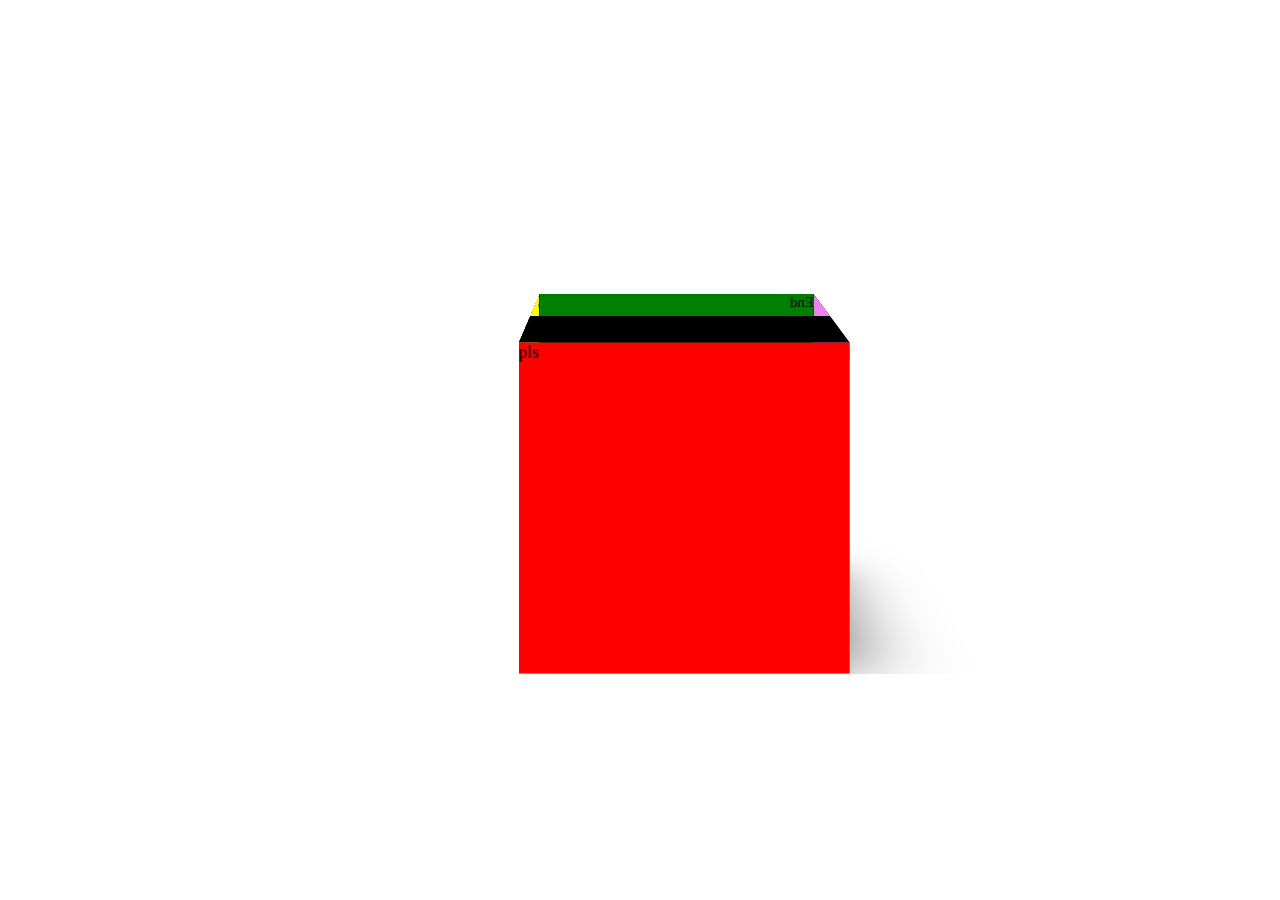
<file: index.html>
<!DOCTYPE html>
<html lang="en">
<head>
    <meta charset="UTF-8">
    <meta name="viewport" content="width=device-width, initial-scale=1.0">
    <title>Document</title>
    
    <link rel="stylesheet" href="style.css">
</head>
<body>
    <div class="stage">
        <div class="cube">
          <figure class="back">End</figure>
          <figure class="top"></figure>
          <figure class="bottom"></figure>
          <figure class="left">i beg</figure>
          <figure class="right">now</figure>
          <figure class="front">pls</figure>
        </div>
      </div>
</body>
</html>
</file>
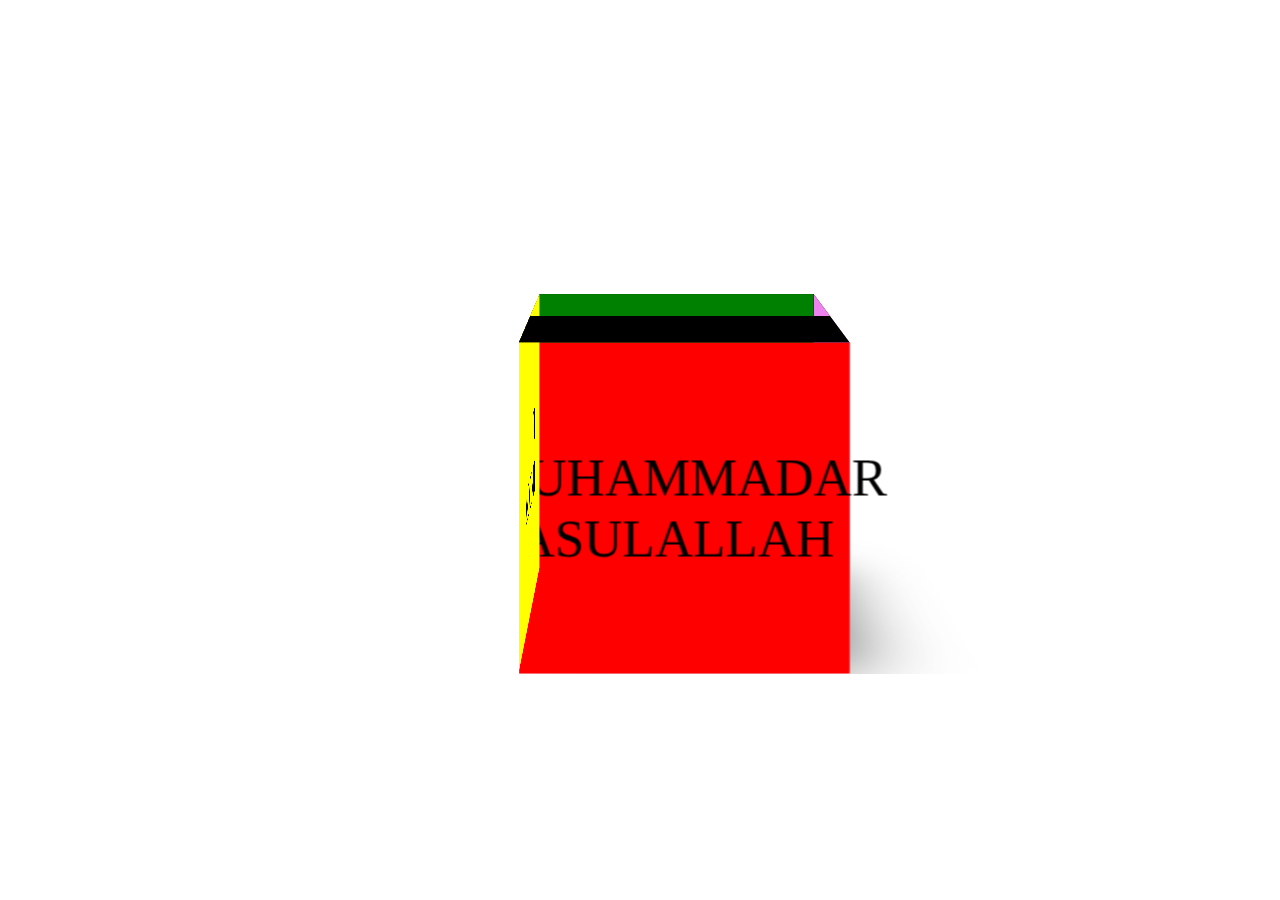
<file: cube/index.html>
<!DOCTYPE html>
<html lang="en">
<head>
    <meta charset="UTF-8">
    <meta name="viewport" content="width=device-width, initial-scale=1.0">
    <title>Document</title>
    
    <link rel="stylesheet" href="style.css">
</head>
<body>
    <div class="stage">
        <div class="cube">
          <figure class="back"><span>Sufy ❤️❤️❤️❤️</span></figure>
          <figure class="top"></figure>
          <figure class="bottom"></figure>
          <figure class="left"><span>f india</span></figure>
          <figure class="right"><span>la ilaha ilAllah</span></figure>
          <figure class="front"><span>Muhammadar rasulAllah</span></figure>
        </div>
      </div>
</body>
</html>
</file>
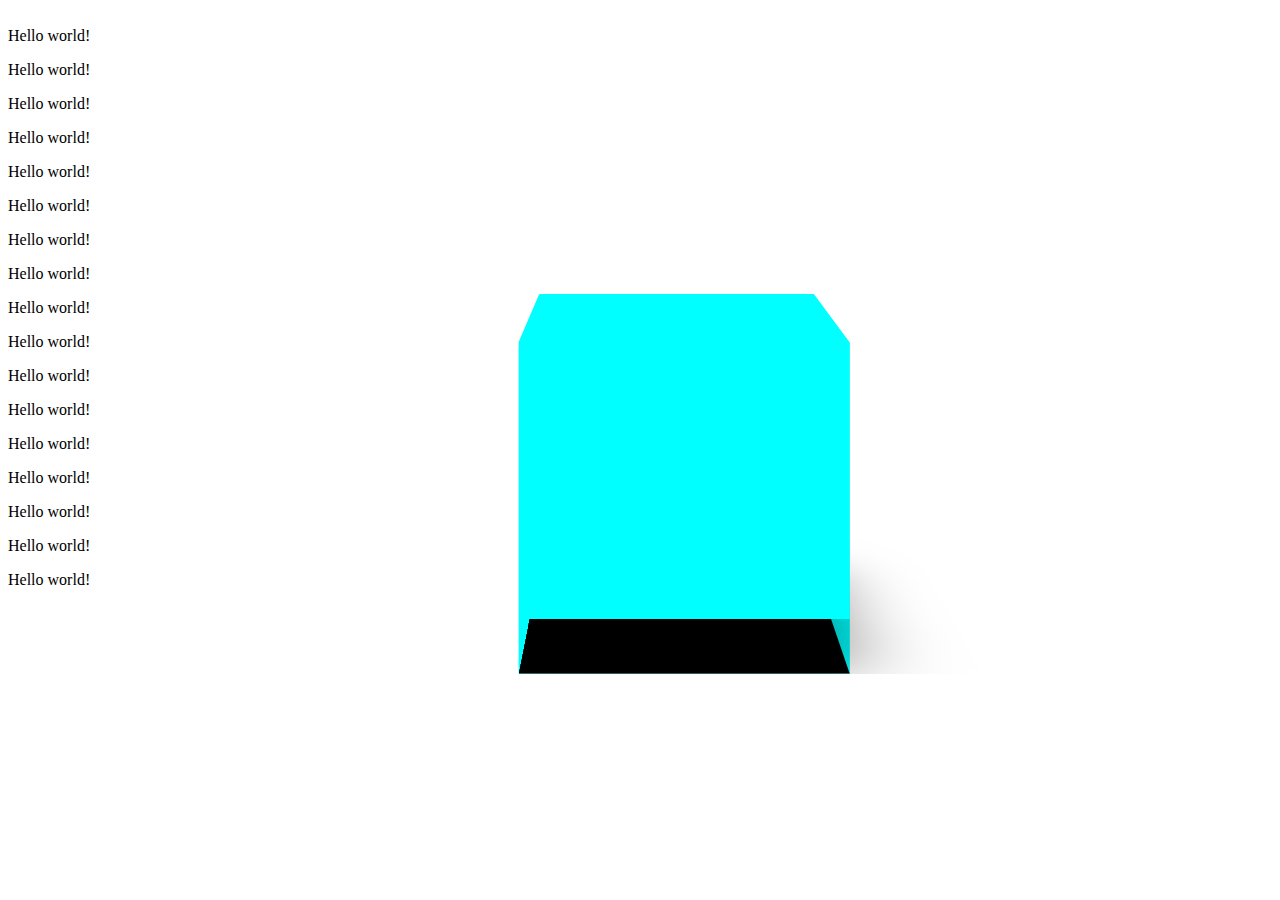
<file: hover cube/index.html>
<!DOCTYPE html>
<html lang="en">
<head>
    <meta charset="UTF-8">
    <meta name="viewport" content="width=device-width, initial-scale=1.0">
    <title>Document</title>
    <link rel="stylesheet" href="style.css">
    <script rel="javascript" src="script.js"></script>
</head>
<body>

    <div class="progress"></div>
    <div class="container">
        <div class="stage">
            <div class="cube">
                <figure class="back"></figure>
                <figure class="front"></figure>
                <figure class="left"></figure>
                <figure class="right"></figure>
                <figure class="bottom"></figure>
                <figure class="top"></figure>
            </div>
        </div>
    </div>
    <p>Hello world!</p>
    <p>Hello world!</p>
    <p>Hello world!</p>
    <p>Hello world!</p>
    <p>Hello world!</p>
    <p>Hello world!</p>
    <p>Hello world!</p>
    <p>Hello world!</p>
    <p>Hello world!</p>
    <p>Hello world!</p>
    <p>Hello world!</p>
    <p>Hello world!</p>
    <p>Hello world!</p>
    <p>Hello world!</p>
    <p>Hello world!</p>
    <p>Hello world!</p>
    <p>Hello world!</p>
</body>
</html>
</file>
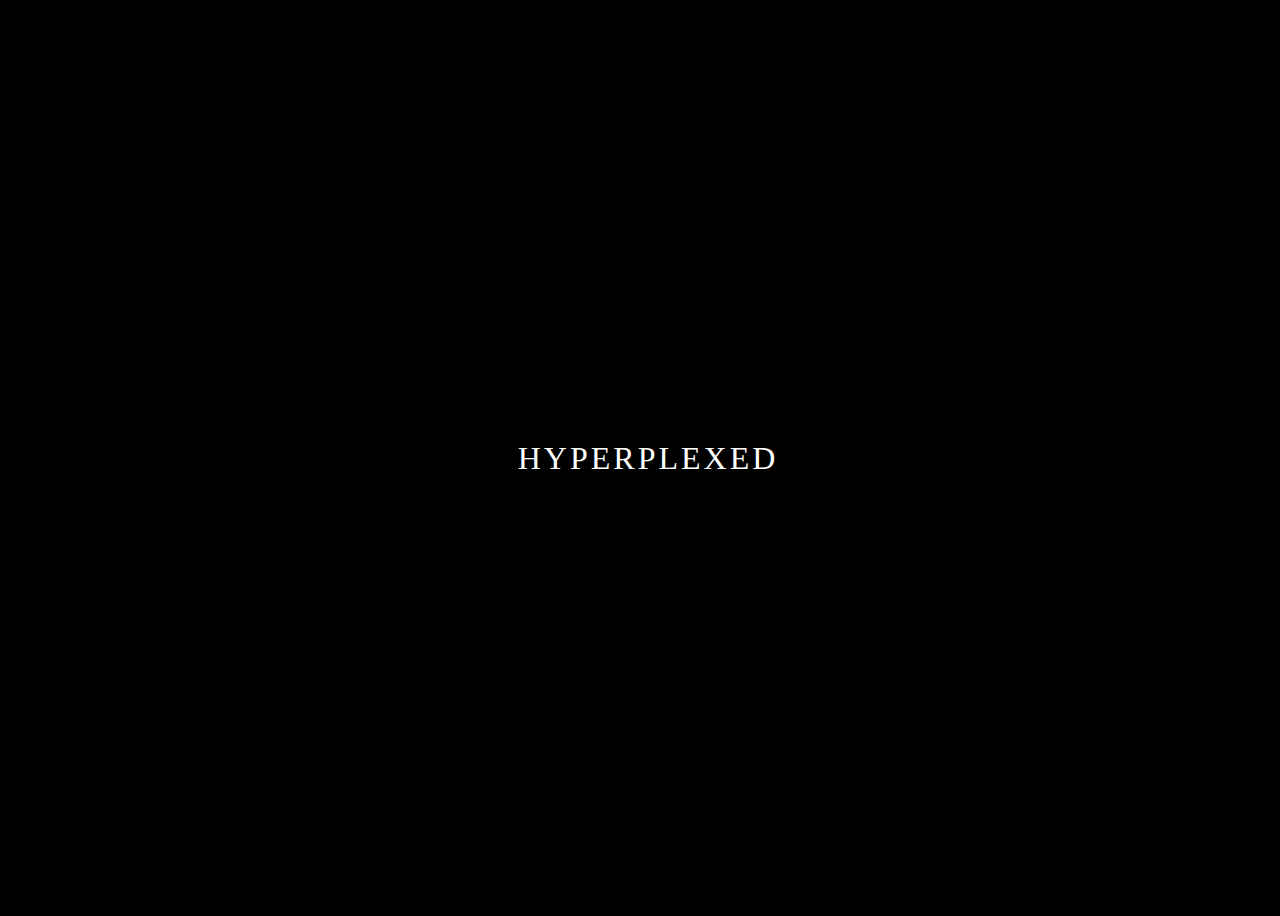
<file: Letters/index.html>
<!DOCTYPE html>
<html lang="en">
  <head>
    <meta charset="UTF-8" />
    <meta name="viewport" content="width=device-width, initial-scale=1.0" />
    <link rel="stylesheet" href="style.css" />
    <script defer src="script.js" rel="script"></script>
    <title>hacker font</title>
  </head>
  <body>
    <div class="message" data-message="HYPERPLEXED">HYPERPLEXED</div>
  </body>
</html>
</file>
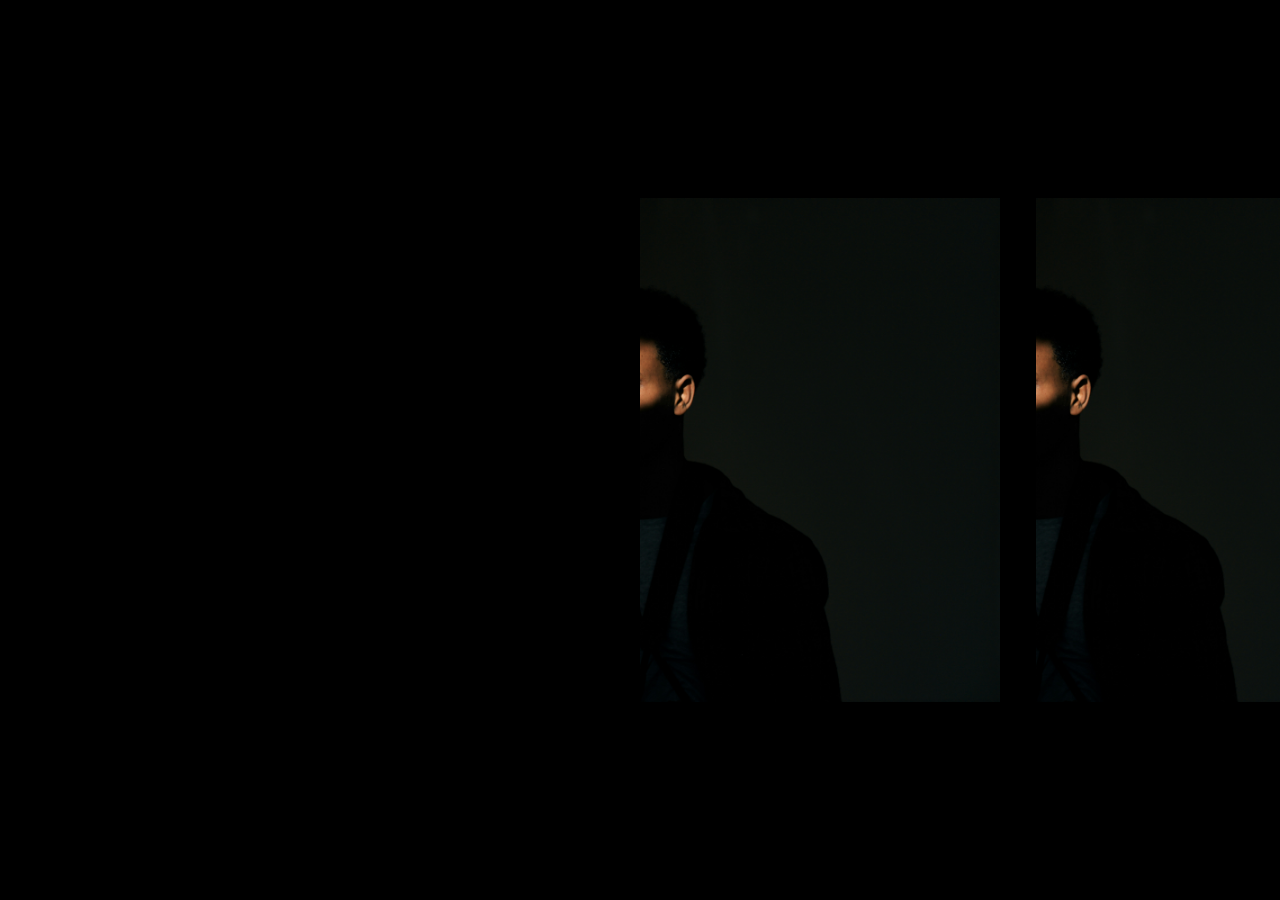
<file: pagination/index.html>
<!DOCTYPE html>
<html lang="en">
  <head>
    <meta charset="UTF-8" />
    <meta name="viewport" content="width=device-width, initial-scale=1.0" />
    <link rel="stylesheet" href="styles.css" />
    <title>Track</title>
    <script defer src="script.js"></script>
  </head>
  <body>
    <div id="image-track" data-mouse-down-at="0" data-prev-percentage="0">
      <img class="image" src="some dude.jpg" alt="neom" draggable="false" />
      <img class="image" src="some dude.jpg" alt="neom" draggable="false" />
      <img class="image" src="some dude.jpg" alt="neom" draggable="false" />
      <img class="image" src="some dude.jpg" alt="neom" draggable="false" />
      <img class="image" src="some dude.jpg" alt="neom" draggable="false" />
      <img class="image" src="some dude.jpg" alt="neom" draggable="false" />
      <img class="image" src="some dude.jpg" alt="neom" draggable="false" />
      <img class="image" src="some dude.jpg" alt="neom" draggable="false" />
      <img class="image" src="some dude.jpg" alt="neom" draggable="false" />
      <img class="image" src="some dude.jpg" alt="neom" draggable="false" />
    </div>
  </body>
</html>
</file>
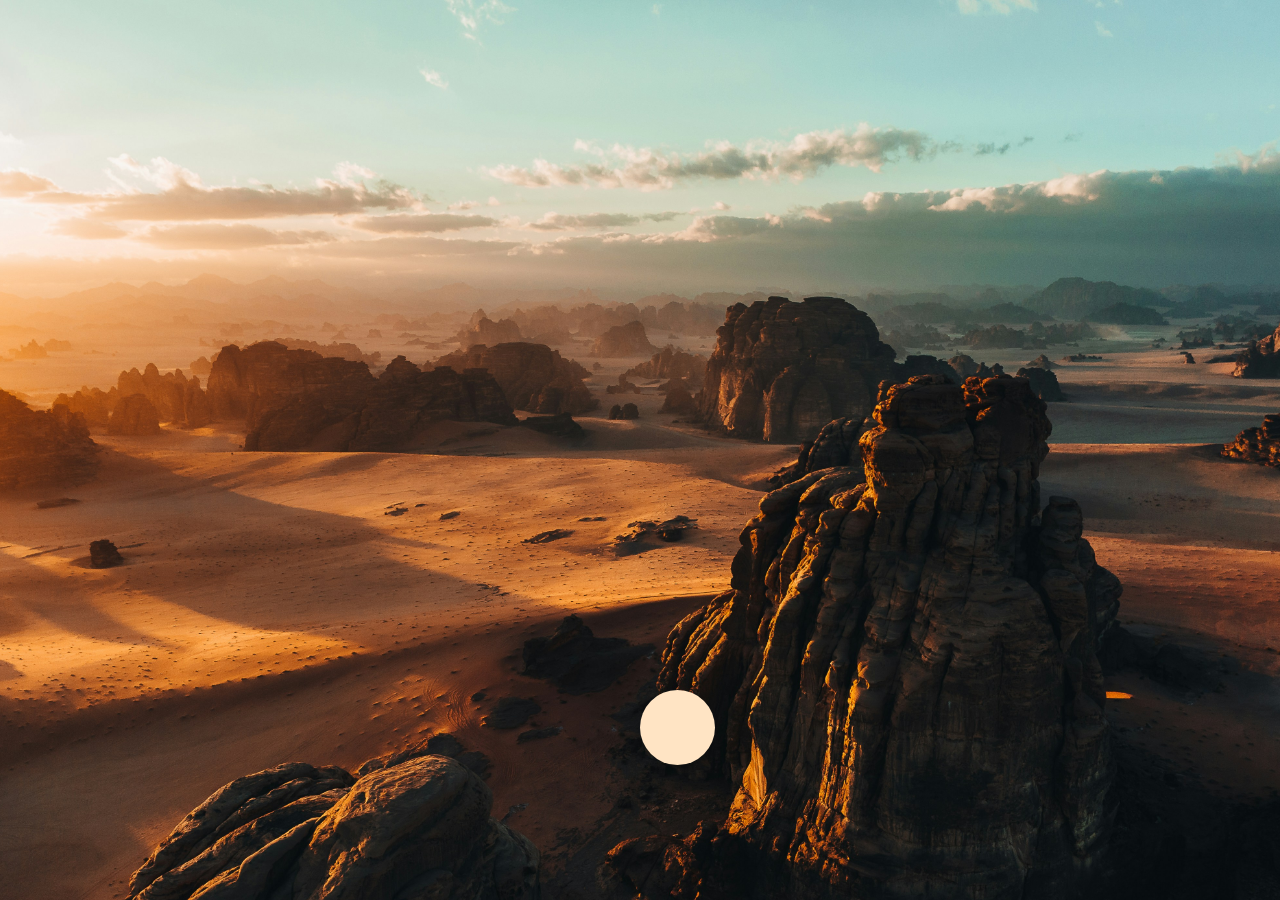
<file: popup/index.html>
<!DOCTYPE html>
<html lang="en">
  <head>
    <meta charset="UTF-8" />
    <meta name="viewport" content="width=device-width, initial-scale=1.0" />
    <link rel="preconnect" href="https://fonts.googleapis.com" />
    <link rel="preconnect" href="https://fonts.gstatic.com" crossorigin />
    <link
      href="https://fonts.googleapis.com/css2?family=Roboto:ital,wght@0,100;0,300;0,400;0,500;0,700;0,900;1,100;1,300;1,400;1,500;1,700;1,900&display=swap"
      rel="stylesheet"
    />
    <link rel="stylesheet" href="styles.css" />
    <title>Popup</title>
    <script defer src="script.js"></script>
  </head>
  <body>
    <div class="image-container">
      <img src="mountains.jpg" class="image-neom" alt="neom" />
      <div class="menu-container">
        <div class="btn-menu">
          <svg
            xmlns="http://www.w3.org/2000/svg"
            fill="none"
            viewBox="0 0 24 24"
            stroke-width="1.5"
            stroke="currentColor"
            class="burger"
          >
            <path
              stroke-linecap="round"
              stroke-linejoin="round"
              d="M3.75 6.75h16.5M3.75 12h16.5m-16.5 5.25h16.5"
            />
          </svg>
          <svg
            xmlns="http://www.w3.org/2000/svg"
            fill="none"
            viewBox="0 0 24 24"
            stroke-width="1.5"
            stroke="currentColor"
            class="X"
          >
            <path
              stroke-linecap="round"
              stroke-linejoin="round"
              d="M6 18 18 6M6 6l12 12"
            />
          </svg>
        </div>
        <span class="letter letter-1">m</span>
        <span class="letter letter-2">e</span>
        <span class="letter letter-3">n</span>
        <span class="letter letter-4">u</span>
      </div>
    </div>
    <div class="feature-container">
      <div class="feature">
        <p>Find yourself in the sand</p>
        <img src="campfire.jpg" alt="campfire" class="feature-image" />
      </div>
      <div class="feature">
        <p>Touch the sky</p>
        <img src="mountains.jpg" alt="mountains" class="feature-image" />
      </div>
      <div class="feature">
        <p>Heaven on Earth</p>
        <img src="ocean.jpg" alt="ocean" class="feature-image" />
      </div>
      <div class="feature">
        <p>Get in touch with your wild side</p>
        <img src="wildlife.jpg" alt="wildlife" class="feature-image" />
      </div>
    </div>
  </body>
</html>
</file>
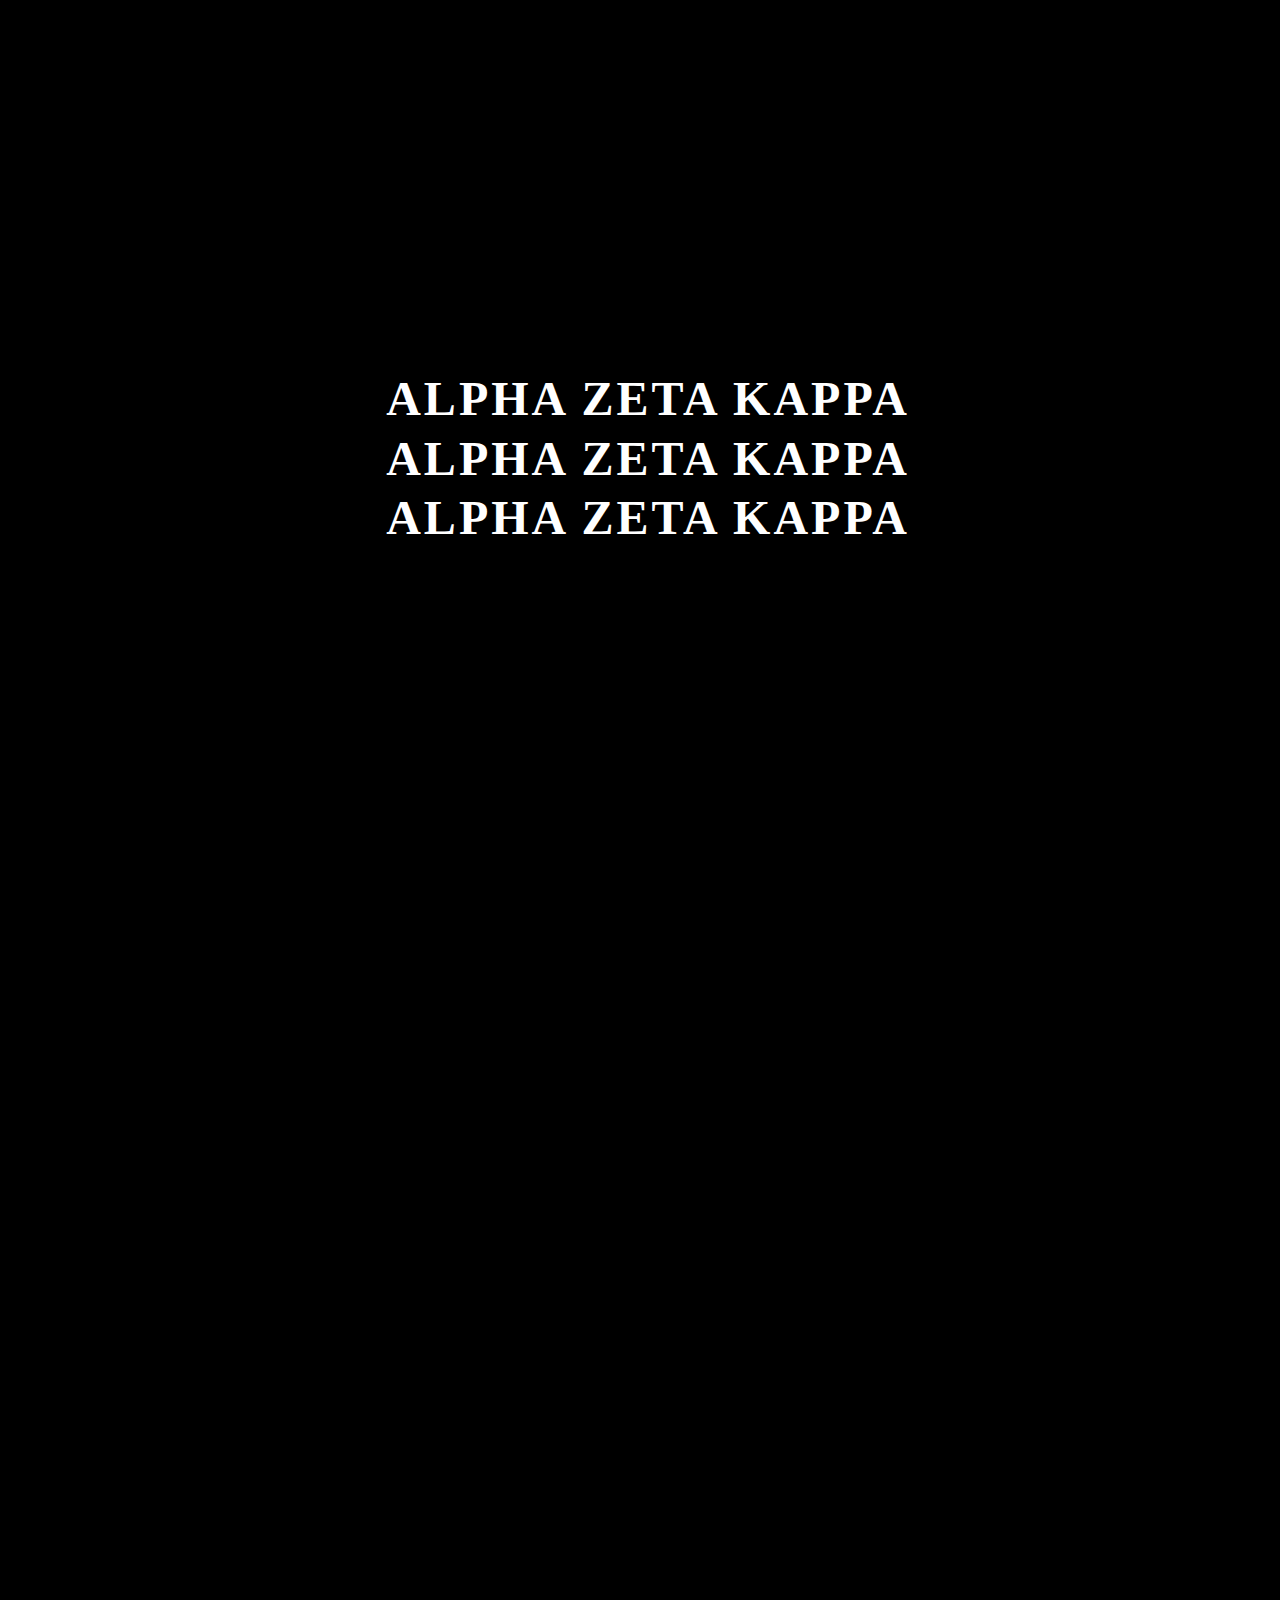
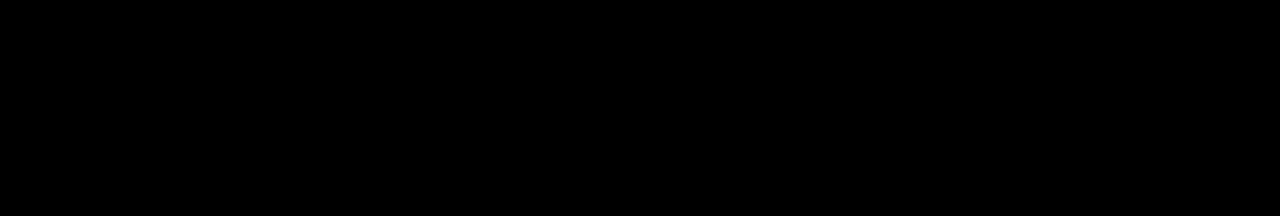
<file: scrollWords/index.html>
<!DOCTYPE html>
<html lang="en">
  <head>
    <meta charset="UTF-8" />
    <meta name="viewport" content="width=device-width, initial-scale=1.0" />
    <link rel="stylesheet" href="style.css" />
    <script defer src="script.js" rel="script"></script>
    <title>scroll Words</title>
  </head>
  <body class="body">
    <div class="wrapper">
      <div class="container">
        <h2 id="1">Alpha Zeta Kappa</h2>
        <h2 id="2">Alpha Zeta Kappa</h2>
        <h2 id="3">Alpha Zeta Kappa</h2>
      </div>
    </div>
  </body>
</html>
</file>
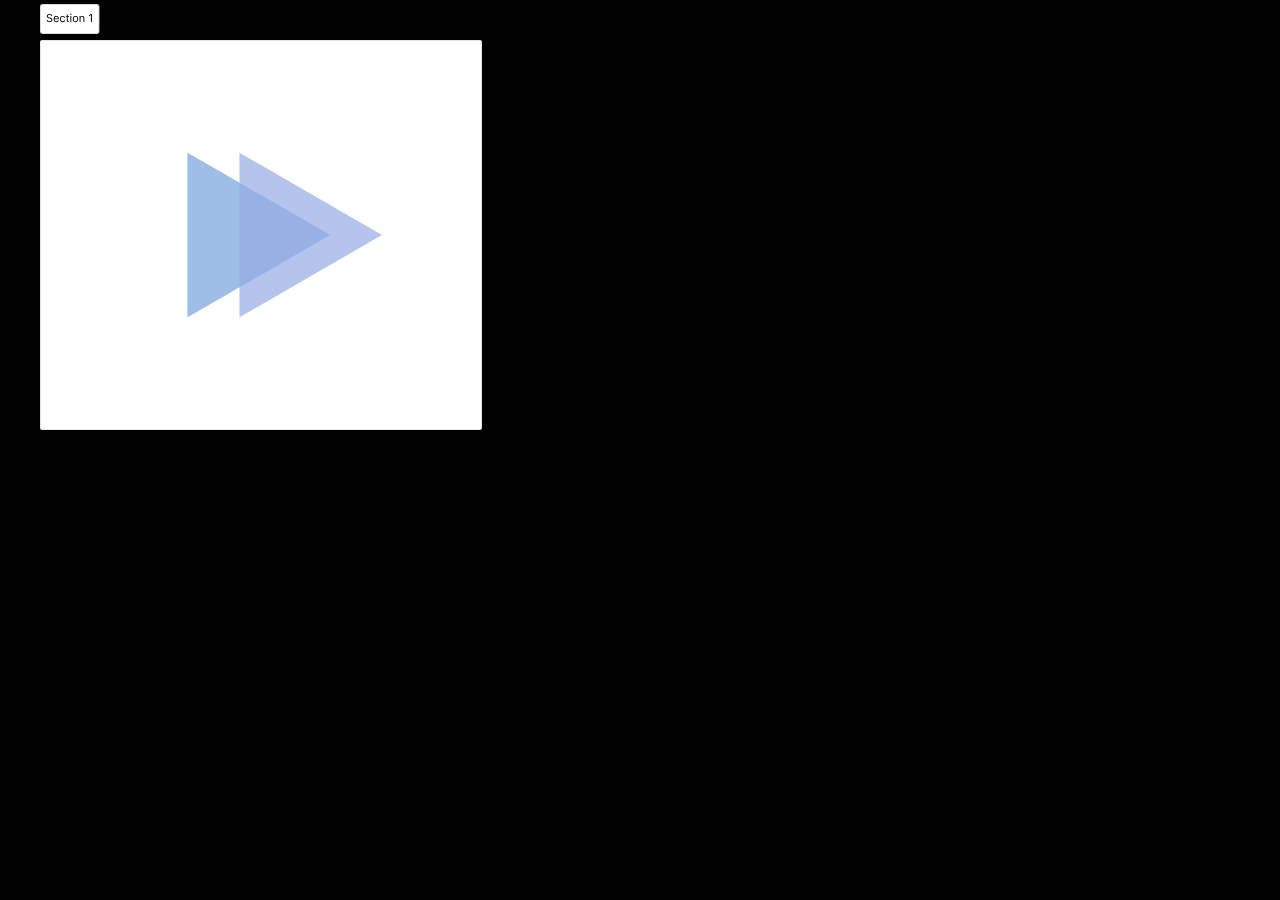
<file: svg animation/index.html>
<!DOCTYPE html>
<html lang="en">
  <head>
    <meta charset="UTF-8" />
    <meta name="viewport" content="width=device-width, initial-scale=1.0" />
    <link rel="preconnect" href="https://fonts.googleapis.com" />
    <link rel="preconnect" href="https://fonts.gstatic.com" crossorigin />
    <link
      href="https://fonts.googleapis.com/css2?family=Roboto:ital,wght@0,100;0,300;0,400;0,500;0,700;0,900;1,100;1,300;1,400;1,500;1,700;1,900&display=swap"
      rel="stylesheet"
    />
    <link rel="stylesheet" href="styles.css" />
    <title>Popup</title>
    <script defer src="script.js"></script>
  </head>
  <body>
    <svg
      width="522"
      height="470"
      viewBox="0 0 522 470"
      fill="none"
      xmlns="http://www.w3.org/2000/svg"
    >
      <path
        d="M40 42C40 40.8954 40.8954 40 42 40H480C481.105 40 482 40.8954 482 42V428C482 429.105 481.105 430 480 430H42C40.8954 430 40 429.105 40 428V42Z"
        fill="white"
      />
      <path
        d="M42 41H480V39H42V41ZM481 42V428H483V42H481ZM480 429H42V431H480V429ZM41 428V42H39V428H41ZM42 429C41.4477 429 41 428.552 41 428H39C39 429.657 40.3431 431 42 431V429ZM481 428C481 428.552 480.552 429 480 429V431C481.657 431 483 429.657 483 428H481ZM480 41C480.552 41 481 41.4477 481 42H483C483 40.3431 481.657 39 480 39V41ZM42 39C40.3431 39 39 40.3431 39 42H41C41 41.4477 41.4477 41 42 41V39Z"
        fill="black"
        fill-opacity="0.1"
      />
      <path
        d="M330 235L187.5 317.272L187.5 152.728L330 235Z"
        fill="#95E0E4"
        fill-opacity="0.7"
      />
      <path
        d="M382 235L239.5 317.272L239.5 152.728L382 235Z"
        fill="#95ABE4"
        fill-opacity="0.7"
      />
      <path
        d="M330 235L187.5 317.272L187.5 152.728L330 235Z"
        fill="#95ABE4"
        fill-opacity="0.7"
      />
      <rect x="40" y="4" width="59.375" height="30" rx="3" fill="white" />
      <rect
        x="40.5"
        y="4.5"
        width="58.375"
        height="29"
        rx="2.5"
        stroke="black"
        stroke-opacity="0.14902"
      />
      <path
        d="M51.3438 16C51.2969 15.6042 51.1068 15.2969 50.7734 15.0781C50.4401 14.8594 50.0313 14.75 49.5469 14.75C49.1927 14.75 48.8828 14.8073 48.6172 14.9219C48.3542 15.0365 48.1484 15.194 48 15.3945C47.8542 15.5951 47.7813 15.8229 47.7813 16.0781C47.7813 16.2917 47.832 16.4753 47.9336 16.6289C48.0378 16.7799 48.1706 16.9062 48.332 17.0078C48.4935 17.1068 48.6628 17.1888 48.8398 17.2539C49.0169 17.3164 49.1797 17.3672 49.3281 17.4062L50.1406 17.625C50.349 17.6797 50.5807 17.7552 50.8359 17.8516C51.0938 17.9479 51.3398 18.0794 51.5742 18.2461C51.8112 18.4102 52.0065 18.6211 52.1602 18.8789C52.3138 19.1367 52.3906 19.4531 52.3906 19.8281C52.3906 20.2604 52.2773 20.651 52.0508 21C51.8268 21.349 51.4987 21.6263 51.0664 21.832C50.6367 22.0378 50.1146 22.1406 49.5 22.1406C48.9271 22.1406 48.431 22.0482 48.0117 21.8633C47.5951 21.6784 47.2669 21.4206 47.0273 21.0898C46.7904 20.7591 46.6563 20.375 46.625 19.9375H47.625C47.651 20.2396 47.7526 20.4896 47.9297 20.6875C48.1094 20.8828 48.3359 21.0286 48.6094 21.125C48.8854 21.2187 49.1823 21.2656 49.5 21.2656C49.8698 21.2656 50.2018 21.2057 50.4961 21.0859C50.7904 20.9635 51.0234 20.7943 51.1953 20.5781C51.3672 20.3594 51.4531 20.1042 51.4531 19.8125C51.4531 19.5469 51.3789 19.3307 51.2305 19.1641C51.082 18.9974 50.8867 18.862 50.6445 18.7578C50.4023 18.6536 50.1406 18.5625 49.8594 18.4844L48.875 18.2031C48.25 18.0234 47.7552 17.7669 47.3906 17.4336C47.026 17.1003 46.8438 16.6641 46.8438 16.125C46.8438 15.6771 46.9648 15.2865 47.207 14.9531C47.4518 14.6172 47.7799 14.3568 48.1914 14.1719C48.6055 13.9844 49.0677 13.8906 49.5781 13.8906C50.0938 13.8906 50.5521 13.9831 50.9531 14.168C51.3542 14.3503 51.6719 14.6003 51.9062 14.918C52.1432 15.2357 52.2682 15.5964 52.2813 16H51.3438ZM56.374 22.125C55.7959 22.125 55.2972 21.9974 54.8779 21.7422C54.4613 21.4844 54.1396 21.125 53.9131 20.6641C53.6891 20.2005 53.5771 19.6615 53.5771 19.0469C53.5771 18.4323 53.6891 17.8906 53.9131 17.4219C54.1396 16.9505 54.4548 16.5833 54.8584 16.3203C55.2646 16.0547 55.7386 15.9219 56.2803 15.9219C56.5928 15.9219 56.9014 15.974 57.2061 16.0781C57.5107 16.1823 57.7881 16.3516 58.0381 16.5859C58.2881 16.8177 58.4873 17.125 58.6357 17.5078C58.7842 17.8906 58.8584 18.362 58.8584 18.9219V19.3125H54.2334V18.5156H57.9209C57.9209 18.1771 57.8532 17.875 57.7178 17.6094C57.585 17.3437 57.3949 17.1341 57.1475 16.9805C56.9027 16.8268 56.6136 16.75 56.2803 16.75C55.9131 16.75 55.5954 16.8411 55.3271 17.0234C55.0615 17.2031 54.8571 17.4375 54.7139 17.7266C54.5706 18.0156 54.499 18.3255 54.499 18.6562V19.1875C54.499 19.6406 54.5771 20.0247 54.7334 20.3398C54.8923 20.6523 55.1123 20.8906 55.3936 21.0547C55.6748 21.2161 56.0016 21.2969 56.374 21.2969C56.6162 21.2969 56.835 21.263 57.0303 21.1953C57.2282 21.125 57.3988 21.0208 57.542 20.8828C57.6852 20.7422 57.7959 20.5677 57.874 20.3594L58.7646 20.6094C58.6709 20.9115 58.5133 21.1771 58.292 21.4062C58.0706 21.6328 57.7972 21.8099 57.4717 21.9375C57.1462 22.0625 56.7803 22.125 56.374 22.125ZM62.6982 22.125C62.1357 22.125 61.6514 21.9922 61.2451 21.7266C60.8389 21.4609 60.5264 21.0951 60.3076 20.6289C60.0889 20.1628 59.9795 19.6302 59.9795 19.0312C59.9795 18.4219 60.0915 17.8841 60.3154 17.418C60.542 16.9492 60.8571 16.5833 61.2607 16.3203C61.667 16.0547 62.141 15.9219 62.6826 15.9219C63.1045 15.9219 63.4847 16 63.8232 16.1562C64.1618 16.3125 64.4391 16.5312 64.6553 16.8125C64.8714 17.0937 65.0055 17.4219 65.0576 17.7969H64.1357C64.0654 17.5234 63.9092 17.2812 63.667 17.0703C63.4274 16.8568 63.1045 16.75 62.6982 16.75C62.3389 16.75 62.0238 16.8437 61.7529 17.0312C61.4847 17.2161 61.2751 17.4779 61.124 17.8164C60.9756 18.1523 60.9014 18.5469 60.9014 19C60.9014 19.4635 60.9743 19.8672 61.1201 20.2109C61.2686 20.5547 61.4769 20.8216 61.7451 21.0117C62.016 21.2018 62.3337 21.2969 62.6982 21.2969C62.9378 21.2969 63.1553 21.2552 63.3506 21.1719C63.5459 21.0885 63.7113 20.9688 63.8467 20.8125C63.9821 20.6562 64.0785 20.4687 64.1357 20.25H65.0576C65.0055 20.6042 64.8766 20.9232 64.6709 21.207C64.4678 21.4883 64.1982 21.7122 63.8623 21.8789C63.529 22.043 63.141 22.125 62.6982 22.125ZM69.0146 16V16.7812H65.9053V16H69.0146ZM66.8115 14.5625H67.7334V20.2812C67.7334 20.5417 67.7712 20.737 67.8467 20.8672C67.9248 20.9948 68.0238 21.0807 68.1436 21.125C68.266 21.1667 68.3949 21.1875 68.5303 21.1875C68.6318 21.1875 68.7152 21.1823 68.7803 21.1719C68.8454 21.1589 68.8975 21.1484 68.9365 21.1406L69.124 21.9687C69.0615 21.9922 68.9743 22.0156 68.8623 22.0391C68.7503 22.0651 68.6084 22.0781 68.4365 22.0781C68.1761 22.0781 67.9209 22.0221 67.6709 21.9102C67.4235 21.7982 67.2178 21.6276 67.0537 21.3984C66.8923 21.1693 66.8115 20.8802 66.8115 20.5312V14.5625ZM70.4014 22V16H71.3232V22H70.4014ZM70.8701 15C70.6904 15 70.5355 14.9388 70.4053 14.8164C70.2777 14.694 70.2139 14.5469 70.2139 14.375C70.2139 14.2031 70.2777 14.056 70.4053 13.9336C70.5355 13.8112 70.6904 13.75 70.8701 13.75C71.0498 13.75 71.2035 13.8112 71.3311 13.9336C71.4613 14.056 71.5264 14.2031 71.5264 14.375C71.5264 14.5469 71.4613 14.694 71.3311 14.8164C71.2035 14.9388 71.0498 15 70.8701 15ZM75.4492 22.125C74.9076 22.125 74.4323 21.9961 74.0234 21.7383C73.6172 21.4805 73.2995 21.1198 73.0703 20.6562C72.8438 20.1927 72.7305 19.651 72.7305 19.0312C72.7305 18.4062 72.8438 17.8607 73.0703 17.3945C73.2995 16.9284 73.6172 16.5664 74.0234 16.3086C74.4323 16.0508 74.9076 15.9219 75.4492 15.9219C75.9909 15.9219 76.4648 16.0508 76.8711 16.3086C77.2799 16.5664 77.5977 16.9284 77.8242 17.3945C78.0534 17.8607 78.168 18.4062 78.168 19.0312C78.168 19.651 78.0534 20.1927 77.8242 20.6562C77.5977 21.1198 77.2799 21.4805 76.8711 21.7383C76.4648 21.9961 75.9909 22.125 75.4492 22.125ZM75.4492 21.2969C75.8607 21.2969 76.1992 21.1914 76.4648 20.9805C76.7305 20.7695 76.9271 20.4922 77.0547 20.1484C77.1823 19.8047 77.2461 19.4323 77.2461 19.0312C77.2461 18.6302 77.1823 18.2565 77.0547 17.9102C76.9271 17.5638 76.7305 17.2839 76.4648 17.0703C76.1992 16.8568 75.8607 16.75 75.4492 16.75C75.0378 16.75 74.6992 16.8568 74.4336 17.0703C74.168 17.2839 73.9714 17.5638 73.8438 17.9102C73.7161 18.2565 73.6523 18.6302 73.6523 19.0312C73.6523 19.4323 73.7161 19.8047 73.8438 20.1484C73.9714 20.4922 74.168 20.7695 74.4336 20.9805C74.6992 21.1914 75.0378 21.2969 75.4492 21.2969ZM80.4971 18.3906V22H79.5752V16H80.4658V16.9375H80.5439C80.6846 16.6328 80.8981 16.388 81.1846 16.2031C81.471 16.0156 81.8408 15.9219 82.2939 15.9219C82.7002 15.9219 83.0557 16.0052 83.3604 16.1719C83.665 16.3359 83.902 16.5859 84.0713 16.9219C84.2406 17.2552 84.3252 17.6771 84.3252 18.1875V22H83.4033V18.25C83.4033 17.7786 83.2809 17.4115 83.0361 17.1484C82.7913 16.8828 82.4554 16.75 82.0283 16.75C81.734 16.75 81.471 16.8138 81.2393 16.9414C81.0101 17.069 80.8291 17.2552 80.6963 17.5C80.5635 17.7448 80.4971 18.0417 80.4971 18.3906ZM91.9004 14V22H90.9316V15.0156H90.8848L88.9316 16.3125V15.3281L90.9316 14H91.9004Z"
        fill="black"
      />
    </svg>
  </body>
</html>
</file>
<file: style.css>
.stage {
    width: 300px;
    height: 300px;
    -webkit-perspective: 1600px;
    -webkit-perspective-origin: 50% -240px;
    position: absolute;
    top: 50%;
    left: 50%;
    transform: translate(-50%, -50%);

}

figure {
    display: block;
    position: absolute;
    width: 300px;
    height: 300px;
    background-color: #60c2ef;
}

.cube {
    transform-style: preserve-3d;
    animation: rotate 10s infinite linear;
}

.cube:hover {
    animation-play-state: paused;
}

figure {
    transform-origin: 50% 50% 0;
}

.front {
    transform: translateZ(150px);
    background-color: red;
}

.back {
    transform: rotateY(180deg) translateZ(150px);
    background-color: green;
}

.top { 
    -webkit-transform: rotateX(90deg) translateZ(150px); 
    background-color: black;
}

.bottom { 
    -webkit-transform: rotateX(-90deg) translateZ(150px); 
}
.left { 
    -webkit-transform: rotateY(-90deg) translateZ(150px); 
    background-color: yellow;
}
.right { 
    -webkit-transform: rotateY(90deg) translateZ(150px); 
    background-color: violet;
}

@-webkit-keyframes rotate {
    0% {
        transform: rotateY(0);
    }
    100% {
        transform: rotateY(360deg);
    }
}

figure::before, figure::after {
    content: "";
    display: block;
    position: absolute;
    width: 100%;
    height: 100%;
    opacity: 0;
}

figure::before {
    background: radial-gradient(top left, rgba(0,0,0,0.5), #000);
}

figure::after {
    background: radial-gradient(top right, rgba(0,0,0,0.5), #000);
}

.front::before {
    animation: frontShading1 10s infinte linear;
}

@keyframes frontShading1 {
    2% { opacity: 0; }
    25% { opacity: 0.8; }
    35% {opacity: 0.8; }
    50% { opacity: 0; }
}

.top::after {
    opacity: 0.5;
    width: 200%;
    height: 200%;
    margin-left: -50%;
    margin-top: -50%;
    background: radial-gradient(bottom, rgba(0,0,0,0), #000);
    animation: rotateTop 10s infinite linear;
}

@keyframes rotateTop {
    0% { transform: rotateZ(0); }
    100% {transform: rotateZ(360deg);}
}

.bottom {
    box-shadow: 0 10px 100px rgba(0,0,0,0.7);
    background-color: rgba(0,0,0,0);
}
</file>
<file: cube/style.css>
.stage {
    width: 300px;
    height: 300px;
    -webkit-perspective: 1600px;
    -webkit-perspective-origin: 50% -240px;
    position: absolute;
    top: 50%;
    left: 50%;
    transform: translate(-50%, -50%);

}

span {
    position: absolute;
    top: 50%;
    left: 50%;
    transform: translate(-50%, -50%);
    font-size: 3rem;
    text-transform: uppercase;
}

figure {
    display: block;
    position: absolute;
    width: 300px;
    height: 300px;
    background-color: #60c2ef;
}

.cube {
    transform-style: preserve-3d;
    animation: rotate 10s infinite linear;
}

.cube:hover {
    animation-play-state: paused;
}

figure {
    transform-origin: 50% 50% 0;
}

.front {
    transform: translateZ(150px);
    background-color: red;
}

.back {
    transform: rotateY(180deg) translateZ(150px);
    background-color: green;
    white-space: wrap;
}

.top { 
    -webkit-transform: rotateX(90deg) translateZ(150px); 
    background-color: black;
}

.bottom { 
    -webkit-transform: rotateX(-90deg) translateZ(150px); 
}
.left { 
    -webkit-transform: rotateY(-90deg) translateZ(150px); 
    background-color: yellow;
}
.right { 
    -webkit-transform: rotateY(90deg) translateZ(150px); 
    background-color: violet;
}

@-webkit-keyframes rotate {
    0% {
        transform: rotateY(0);
    }
    100% {
        transform: rotateY(360deg);
    }
}

figure::before, figure::after {
    content: "";
    display: block;
    position: absolute;
    width: 100%;
    height: 100%;
    opacity: 0;
}

figure::before {
    background-image: radial-gradient(top left, rgba(0,0,0,0.5), #000);
}

figure::after {
    background-image: radial-gradient(top right, rgba(0,0,0,0.5), #000);
}

.front::before {
    animation: frontShading1 10s infinte linear;
}

@keyframes frontShading1 {
    2% { opacity: 0; }
    25% { opacity: 0.8; }
    35% {opacity: 0.8; }
    50% { opacity: 0; }
}

.top::after {
    opacity: 0.5;
    width: 200%;
    height: 200%;
    margin-left: -50%;
    margin-top: -50%;
    background: radial-gradient(bottom, rgba(0,0,0,0), #000);
    animation: rotateTop 10s infinite linear;
}

@keyframes rotateTop {
    0% { transform: rotateZ(0); }
    100% {transform: rotateZ(360deg);}
}

.bottom {
    box-shadow: 0 10px 100px rgba(0,0,0,0.7);
    background-color: rgba(0,0,0,0);
}
</file>
<file: hover cube/style.css>
body {
    height: 100%;
}

:root * {
    
}

.container {
    position: absolute;
    top: 50%;
    left: 50%;
}

.progress {
    height: 3px;
    width: 0;
    background-color: blueviolet;
    animation: progress 10s linear infinite;
}

@keyframes progress {
    0% {
        width: 0;
    }
    100% {
        width: 100%;
    }
}

.stage {
    width: 300px;
    height: 300px;
    -webkit-perspective: 1600px;
    -webkit-perspective-origin: 50% -240px;
    top: 50%;
    left: 50%;
    transform: translate(-50%,-50%);
}

figure {
    display: block;
    position: absolute;
    width: 300px;
    height: 300px;
    background-color: aqua;
    transform-origin: 50% 50% 0;
}

@keyframes rotate {
    0% {
        -webkit-transform: rotateY(0);
    }
    100% {
        -webkit-transform: rotateY(360deg);
    }
}
  
.cube {
    -webkit-transform-style: preserve-3d;
    -webkit-animation: rotate 10s linear infinite;
    -webkit-animation-play-state: paused;
    -webkit-animation-delay: calc(var(--scroll) * -1s);
}

.front {
    transform: translateZ(150px);
}

.back {
    transform: rotateY(180deg) translateZ(150px);  
}

.right {
    transform: rotateY(90deg) translateZ(150px);
}

.left {
    transform: rotateY(-90deg) translateZ(150px);
}

.top {
    transform: rotateX(90deg) translateZ(150px);
}

.bottom {
    transform: rotateX(-90deg) translateZ(150px);
    background-color: black;
    box-shadow: 0 10px 100px rgba(0,0,0,0.5);
}
</file>
<file: Letters/style.css>
body {
  width: 100vw;
  height: 100vh;
  background-color: black;
  position: relative;
}

.message {
  color: white;
  position: absolute;
  top: 50%;
  left: 50%;
  transform: translate(-50%, -50%);
  font-size: 2rem;
  letter-spacing: 3px;
}
</file>
<file: pagination/styles.css>
body {
  height: 100vh;
  width: 100vw;
  background-color: black;
  margin: 0rem;
  overflow: hidden;
}

#image-track {
  display: flex;
  gap: 4vmin;
  position: absolute;
  left: 50%;
  top: 50%;
  transform: translate(0%, -50%);
  user-select: none; /* -- Prevent image highlighting -- */
}

#image-track > .image {
  width: 40vmin;
  height: 56vmin;
  object-fit: cover;
  object-position: 100% center;
}
</file>
<file: popup/styles.css>
* {
  margin: 0;
  padding: 0;
  box-sizing: border-box;
}

body {
  width: 100vw;
  height: 100vh;
  background-color: black;
  position: relative;
}

.image-container {
  position: relative;
  overflow: hidden;
  width: 100%;
  height: 100%;
  transition: all 0.5s ease;
  z-index: 2;
}

.image-neom {
  width: 100vw;
  height: 100vmax;
  object-fit: cover;
}

.menu-container {
  z-index: 3;
  width: auto;
  height: auto;
  position: absolute;
  bottom: 15%;
  left: 50%;
}

.btn-menu {
  width: 75px;
  height: 75px;
  border-radius: 50%;
  background-color: bisque;
  cursor: pointer;
}

.burger,
.X {
  position: absolute;
  top: 50%;
  left: 50%;
  transform: translate(-50%, -50%);
}

.burger {
  width: 42px;
  height: 42px;
  opacity: 0;
}

.X {
  width: 42px;
  height: 42px;
  opacity: 0;
}

.letter {
  color: white;
  position: absolute;
  opacity: 0;
  right: 0%;
  top: 50%;
  font-weight: 600;
  transition: all 0.5s ease-in;
  user-select: none;
}

.open {
  opacity: 1;
}

.letter-1.open {
  right: -18px;
  top: 9%;
  transform: rotate(70deg);
}
.letter-2.open {
  right: -17px;
  top: 30%;
  transform: rotate(90deg);
}
.letter-3.open {
  right: -17px;
  top: 50%;
  transform: rotate(100deg);
}
.letter-4.open {
  right: -12px;
  top: 70%;
  transform: rotate(115deg);
}

.feature-container {
  display: flex;
  justify-content: center;
  gap: 2rem;
  padding: 2rem;
  position: absolute;
  bottom: 0;
  left: 0;
  height: 40vh;
  width: 100%;
  z-index: 1;
}

.feature {
  transition: all 0.5s ease-in;
  transform: scale(0.6);
}

.feature.open {
  transform: scale(1);
}

.feature p {
  font-family: "Roboto", sans-serif;
  color: whitesmoke;
  margin-bottom: 1rem;
  font-weight: 700;
  text-transform: uppercase;
}

.feature-image {
  width: 40vmin;
  height: 26vmin;
  object-fit: cover;
  object-position: center;
  border-radius: 20px;
}
</file>
<file: scrollWords/style.css>
body {
  height: 200vh;
  background-color: black;
}

.wrapper {
  height: 100vh;
  width: 100vw;
  position: relative;
}

.container {
  position: absolute;
  top: 50%;
  left: 50%;
  transform: translate(-50%, -50%);
}

.container h2:not(:last-child) {
  margin-bottom: -35px;
}

h2 {
  color: white;
  font-size: 3rem;
  font-weight: 600;
  text-transform: uppercase;
  white-space: nowrap;
  letter-spacing: 3px;
  transition: all 0.1s;
}

h2[id="1"] {
  transform: translateX(calc((var(--scroll-y) * -1) / 5));
}

h2[id="2"] {
  transform: translateX(calc(var(--scroll-y) / 10));
}

h2[id="3"] {
  transform: translateX(calc(var(--scroll-y) / 2.5));
}
</file>
<file: svg animation/styles.css>
* {
  margin: 0;
  padding: 0;
  box-sizing: border-box;
}

body {
  width: 100vw;
  height: 100vh;
  background-color: black;
  position: relative;
}

.image-container {
  position: relative;
  overflow: hidden;
  width: 100%;
  height: 100%;
  transition: all 0.5s ease;
  z-index: 2;
}

.image-neom {
  width: 100vw;
  height: 100vmax;
  object-fit: cover;
}

.menu-container {
  z-index: 3;
  width: auto;
  height: auto;
  position: absolute;
  bottom: 15%;
  left: 50%;
}

.btn-menu {
  width: 75px;
  height: 75px;
  border-radius: 50%;
  background-color: bisque;
  cursor: pointer;
}

.burger,
.X {
  position: absolute;
  top: 50%;
  left: 50%;
  transform: translate(-50%, -50%);
}

.burger {
  width: 42px;
  height: 42px;
  opacity: 0;
}

.X {
  width: 42px;
  height: 42px;
  opacity: 0;
}

.letter {
  color: white;
  position: absolute;
  opacity: 0;
  right: 0%;
  top: 50%;
  font-weight: 600;
  transition: all 0.5s ease-in;
  user-select: none;
}

.open {
  opacity: 1;
}

.letter-1.open {
  right: -18px;
  top: 9%;
  transform: rotate(70deg);
}
.letter-2.open {
  right: -17px;
  top: 30%;
  transform: rotate(90deg);
}
.letter-3.open {
  right: -17px;
  top: 50%;
  transform: rotate(100deg);
}
.letter-4.open {
  right: -12px;
  top: 70%;
  transform: rotate(115deg);
}

.feature-container {
  display: flex;
  justify-content: center;
  gap: 2rem;
  padding: 2rem;
  position: absolute;
  bottom: 0;
  left: 0;
  height: 40vh;
  width: 100%;
  z-index: 1;
}

.feature {
  transition: all 0.5s ease-in;
  transform: scale(0.6);
}

.feature.open {
  transform: scale(1);
}

.feature p {
  font-family: "Roboto", sans-serif;
  color: whitesmoke;
  margin-bottom: 1rem;
  font-weight: 700;
  text-transform: uppercase;
}

.feature-image {
  width: 40vmin;
  height: 26vmin;
  object-fit: cover;
  object-position: center;
  border-radius: 20px;
}
</file>
